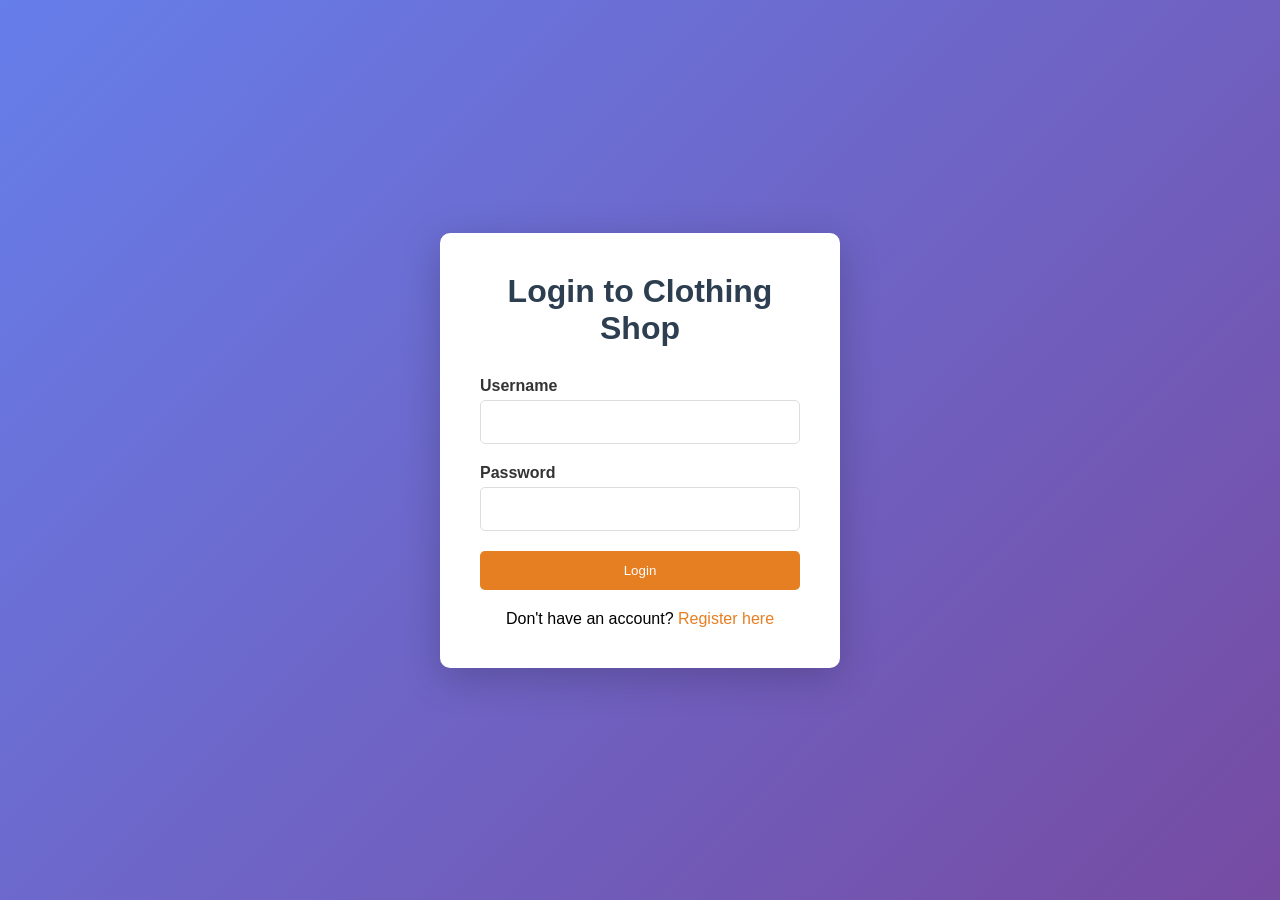
<file: src/main/resources/static/login.html>
<!DOCTYPE html>
<html lang="en">
<head>
    <meta charset="UTF-8">
    <meta name="viewport" content="width=device-width, initial-scale=1.0">
    <title>Login - Clothing Shop</title>
    <style>
        * {
            margin: 0;
            padding: 0;
            box-sizing: border-box;
        }
        body {
            font-family: 'Segoe UI', Tahoma, Geneva, Verdana, sans-serif;
            background: linear-gradient(135deg, #667eea 0%, #764ba2 100%);
            min-height: 100vh;
            display: flex;
            justify-content: center;
            align-items: center;
        }
        .login-container {
            background: white;
            padding: 40px;
            border-radius: 10px;
            box-shadow: 0 10px 40px rgba(0,0,0,0.2);
            width: 100%;
            max-width: 400px;
        }
        h1 {
            text-align: center;
            color: #2c3e50;
            margin-bottom: 30px;
        }
        .form-group {
            margin-bottom: 20px;
        }
        label {
            display: block;
            margin-bottom: 5px;
            color: #333;
            font-weight: bold;
        }
        input {
            width: 100%;
            padding: 12px;
            border: 1px solid #ddd;
            border-radius: 5px;
            font-size: 16px;
        }
        button {
            width: 100%;
            padding: 12px;
            background: #e67e22;
            color: white;
            border: none;
            border-radius: 5px;
            cursor: pointer;
            transition: background 0.3s;
        }
        button:hover:not(:disabled) {
            background: #d35400;
        }
        button:disabled {
            background: #bdc3c7;
            cursor: not-allowed;
            opacity: 0.7;
        }
        .message {
            display: none;
            text-align: center;
            margin-top: 15px;
            padding: 10px;
            border-radius: 5px;
        }
        .message.error {
            display: block;
            color: #e74c3c;
            background: #ffe6e6;
        }
        .message.success {
            display: block;
            color: #27ae60;
            background: #d4edda;
        }
        .register-link {
            text-align: center;
            margin-top: 20px;
        }
        .register-link a {
            color: #e67e22;
            text-decoration: none;
        }
    </style>
</head>
<body>
    <div class="login-container">
        <h1>Login to Clothing Shop</h1>
        
        <form id="loginForm">
            <div class="form-group">
                <label for="username">Username</label>
                <input type="text" id="username" name="username" required autocomplete="username" aria-label="Username">
            </div>
            <div class="form-group">
                <label for="password">Password</label>
                <input type="password" id="password" name="password" required autocomplete="current-password" aria-label="Password">
            </div>
            <button type="submit" id="loginBtn">Login</button>
        </form>
        
        <div class="register-link">
            Don't have an account? <a href="/register.html">Register here</a>
        </div>
        
        <div id="message" class="message" role="alert" aria-live="polite"></div>
    </div>
    
    <script>
    document.getElementById('loginForm').addEventListener('submit', async (e) => {
        e.preventDefault();
        
        const username = document.getElementById('username').value;
        const password = document.getElementById('password').value;
        const messageDiv = document.getElementById('message');
        
        messageDiv.textContent = '';
        messageDiv.className = '';
        
        try {
            const response = await fetch('/api/auth/login', {
                method: 'POST',
                headers: {
                    'Content-Type': 'application/json'
                },
                body: JSON.stringify({ username, password })
            });
            
            const data = await response.json();
            
            if (response.ok) {
                if (data.token) {
                    localStorage.setItem('jwt_token', data.token);
                }
                messageDiv.textContent = 'Login successful! Redirecting...';
                messageDiv.className = 'success';
                
                // Redirect to original page or home
                const redirectUrl = sessionStorage.getItem('redirectAfterLogin') || '/';
                sessionStorage.removeItem('redirectAfterLogin');
                
                setTimeout(() => {
                    window.location.href = redirectUrl;
                }, 1000);
            } else {
                messageDiv.textContent = data.message || 'Invalid username or password';
                messageDiv.className = 'error';
            }
        } catch (error) {
            messageDiv.textContent = 'Network error. Please try again.';
            messageDiv.className = 'error';
        }
    });
</script>
</body>
</html>
</file>
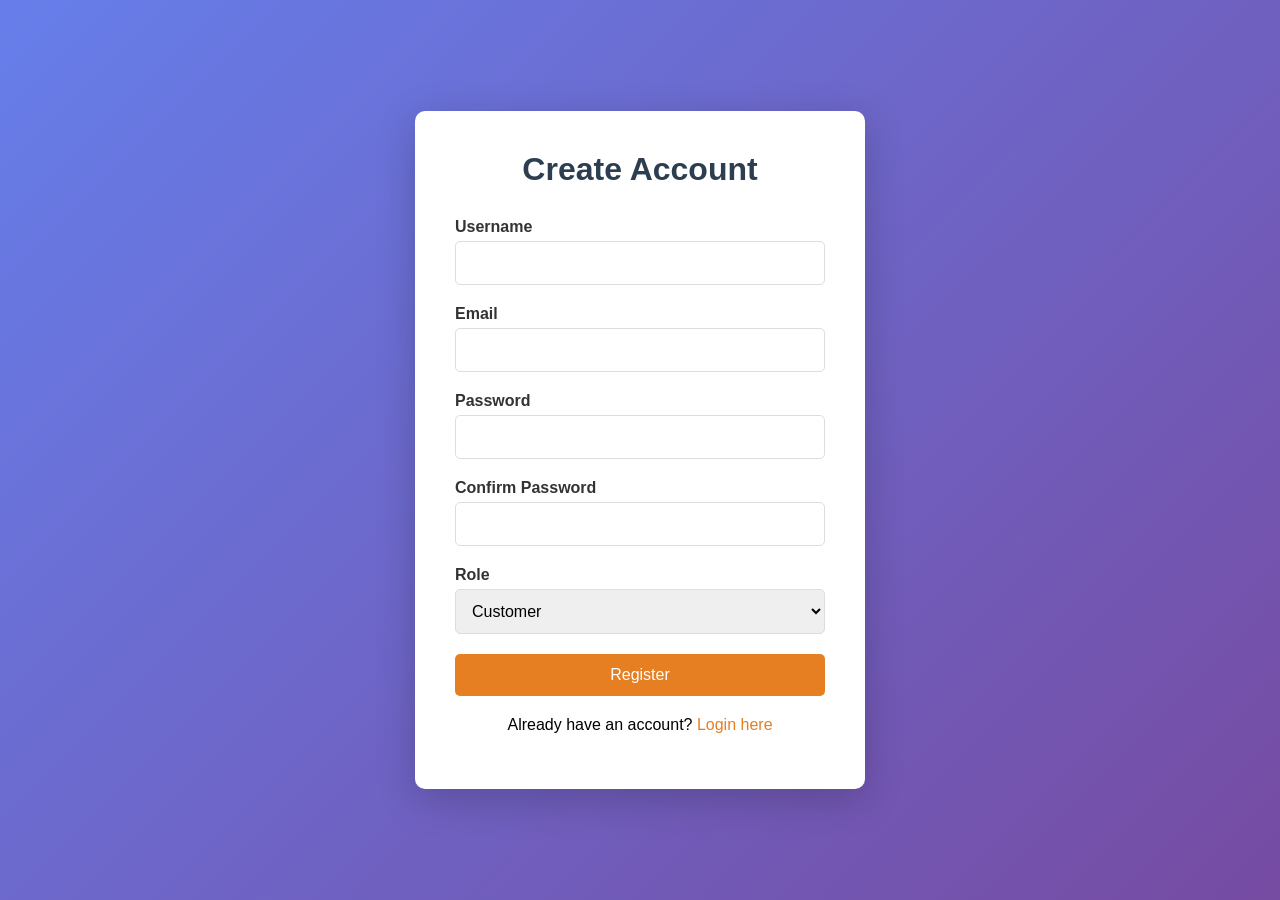
<file: src/main/resources/static/register.html>
<!DOCTYPE html>
<html lang="en">
<head>
    <meta charset="UTF-8">
    <meta name="viewport" content="width=device-width, initial-scale=1.0">
    <title>Register - Clothing Shop</title>
    <style>
        * {
            margin: 0;
            padding: 0;
            box-sizing: border-box;
        }
        body {
            font-family: 'Segoe UI', Tahoma, Geneva, Verdana, sans-serif;
            background: linear-gradient(135deg, #667eea 0%, #764ba2 100%);
            min-height: 100vh;
            display: flex;
            justify-content: center;
            align-items: center;
        }
        .register-container {
            background: white;
            padding: 40px;
            border-radius: 10px;
            box-shadow: 0 10px 40px rgba(0,0,0,0.2);
            width: 100%;
            max-width: 450px;
        }
        h1 {
            text-align: center;
            color: #2c3e50;
            margin-bottom: 30px;
        }
        .form-group {
            margin-bottom: 20px;
        }
        label {
            display: block;
            margin-bottom: 5px;
            color: #333;
            font-weight: bold;
        }
        input, select {
            width: 100%;
            padding: 12px;
            border: 1px solid #ddd;
            border-radius: 5px;
            font-size: 16px;
        }
        button {
            width: 100%;
            padding: 12px;
            background: #e67e22;
            color: white;
            border: none;
            border-radius: 5px;
            font-size: 16px;
            cursor: pointer;
            transition: background 0.3s;
        }
        button:hover {
            background: #d35400;
        }
        .error {
            color: #e74c3c;
            text-align: center;
            margin-top: 15px;
        }
        .login-link {
            text-align: center;
            margin-top: 20px;
        }
        .login-link a {
            color: #e67e22;
            text-decoration: none;
        }
    </style>
</head>
<body>
    <div class="register-container">
        <h1>Create Account</h1>
        
        <form id="registerForm">
            <div class="form-group">
                <label>Username</label>
                <input type="text" id="username" required minlength="3">
            </div>
            <div class="form-group">
                <label>Email</label>
                <input type="email" id="email" required>
            </div>
            <div class="form-group">
                <label>Password</label>
                <input type="password" id="password" required minlength="6">
            </div>
            <div class="form-group">
                <label>Confirm Password</label>
                <input type="password" id="confirmPassword" required>
            </div>
            <div class="form-group">
                <label>Role</label>
                <select id="role">
                    <option value="USER">Customer</option>
                    <option value="SELLER">Seller</option>
                    <option value="ADMIN">Admin</option>
                </select>
            </div>
            <button type="submit">Register</button>
        </form>
        
        <div class="login-link">
            Already have an account? <a href="/login.html">Login here</a>
        </div>
        
        <div id="error" class="error"></div>
    </div>
    
    <script>
        const API_URL = window.location.hostname === 'localhost' && window.location.port === '5500'
            ? 'http://localhost:8080/api'
            : '/api';

        document.getElementById('registerForm').addEventListener('submit', async (e) => {
            e.preventDefault();
            
            const password = document.getElementById('password').value;
            const confirmPassword = document.getElementById('confirmPassword').value;
            
            if (password !== confirmPassword) {
                document.getElementById('error').textContent = 'Passwords do not match';
                return;
            }
            
            const userData = {
                username: document.getElementById('username').value,
                email: document.getElementById('email').value,
                password: password,
                role: document.getElementById('role').value
            };
            
            try {
                const response = await fetch(`${API_URL}/auth/register`, {
                    method: 'POST',
                    headers: {
                        'Content-Type': 'application/json'
                    },
                    body: JSON.stringify(userData)
                });
                
                const data = await response.json();
                
                if (response.ok) {
                    alert('Registration successful! Please login.');
                    window.location.href = '/login.html';
                } else {
                    document.getElementById('error').textContent = data.message || 'Registration failed';
                }
            } catch (error) {
                document.getElementById('error').textContent = 'Network error. Please try again.';
            }
        });
    </script>
</body>
</html>
</file>
